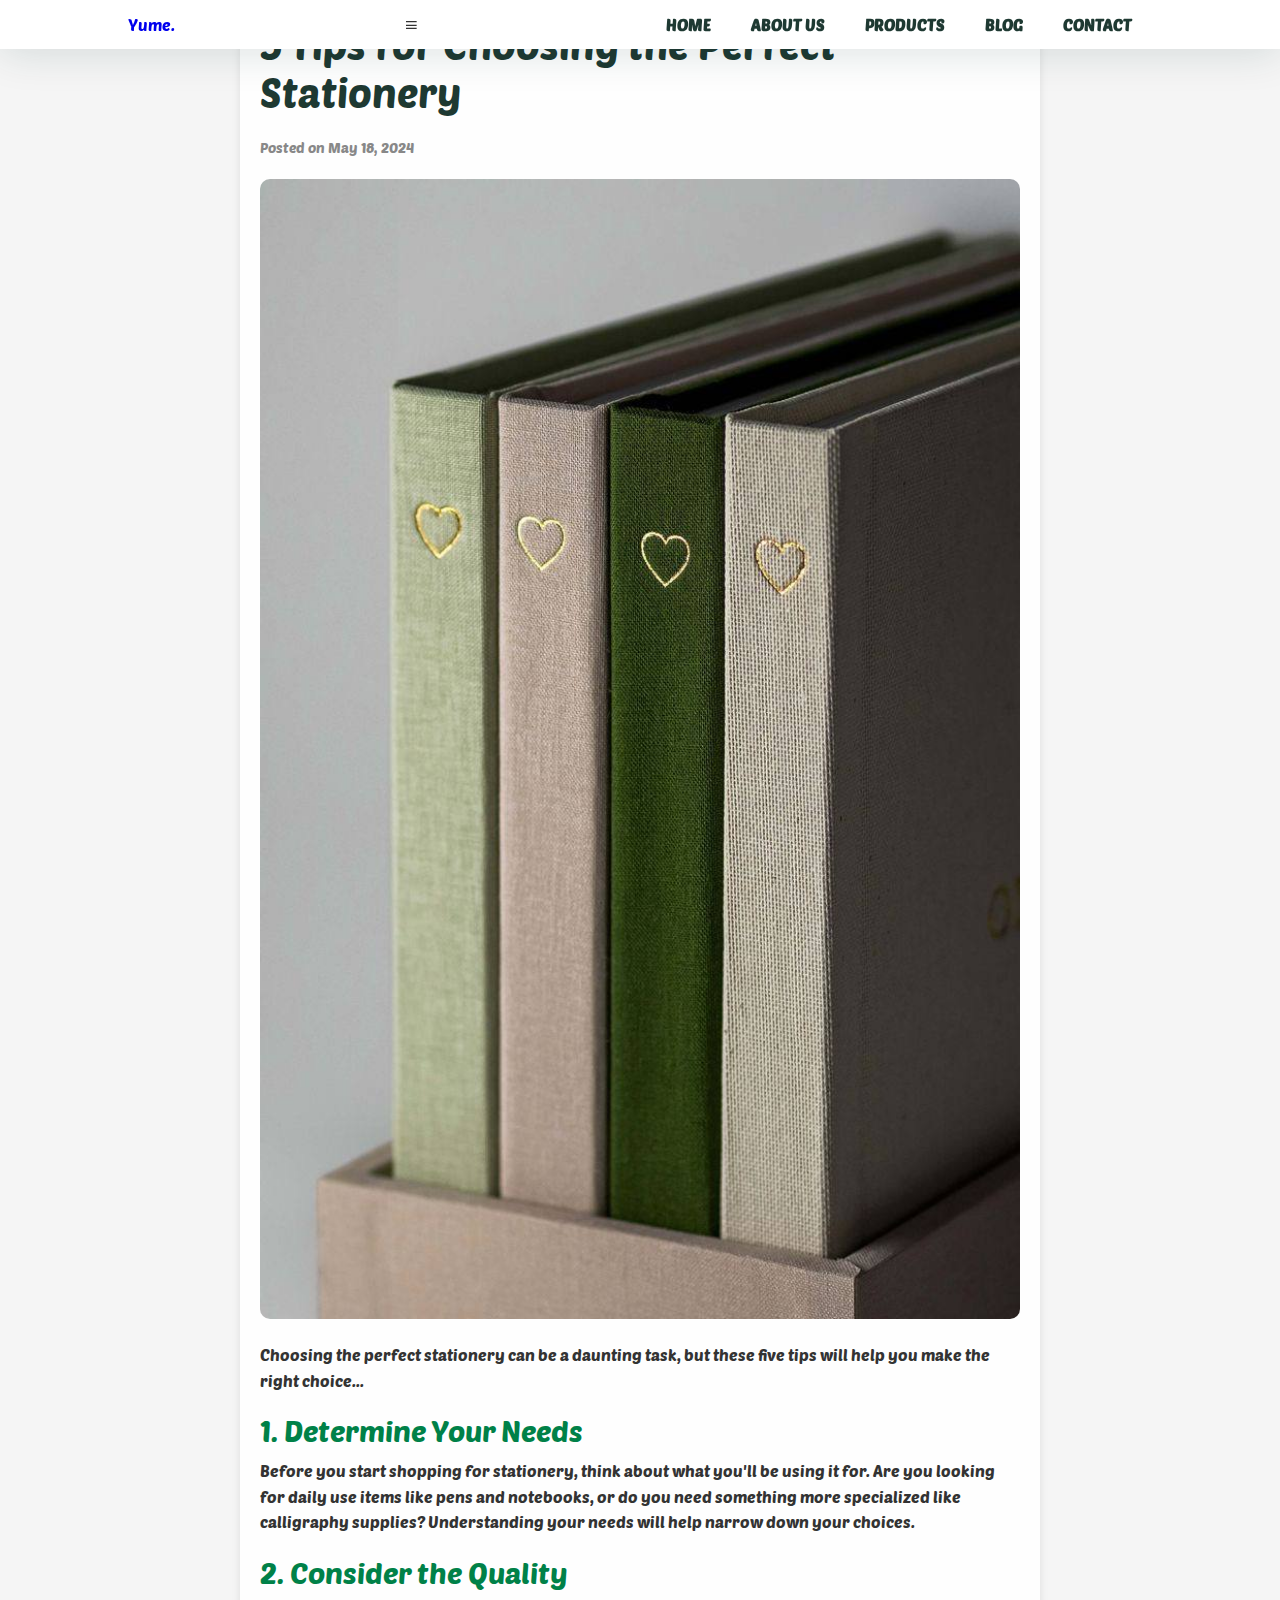
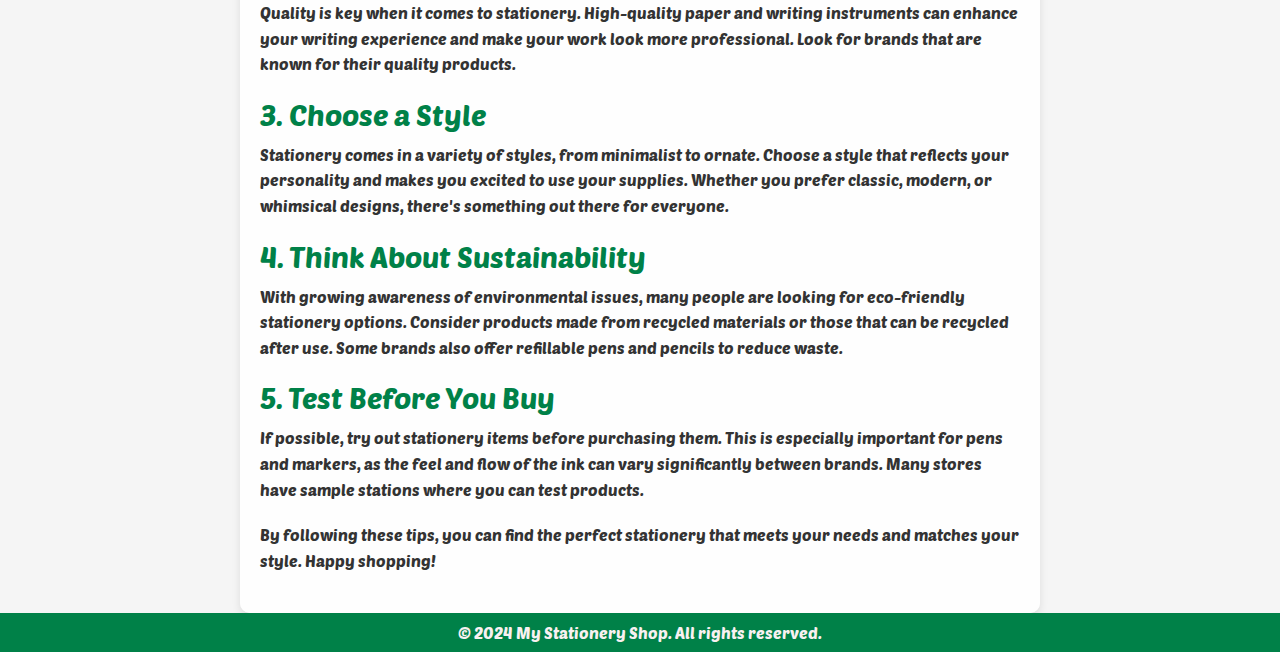
<file: blog-post1.html>
<!DOCTYPE html>
<html lang="en">
<head>
    <meta charset="UTF-8">
    <meta http-equiv="X-UA-Compatible" content="IE=edge">
    <meta name="viewport" content="width=device-width, initial-scale=1.0">
    <title>5 Tips for Choosing the Perfect Stationery</title>
    <!-- Link to CSS -->
    <link rel="stylesheet" href="style.css">
    <!-- Box Icons -->
    <link rel="stylesheet" href="https://cdn.jsdelivr.net/npm/boxicons@latest/css/boxicons.min.css">
</head>
<body>
    <!-- Navbar -->
    <header>
        <a href="#" class="logo">Yume<span>.</span></a>
        <div class="bx bx-menu" id="menu-icon"></div>
        <ul class="navbar" id="navbar">
            <li><a href="#home">Home</a></li>
            <li><a href="#about">About Us</a></li>
            <li><a href="#product">Products</a></li>
            <li><a href="#blog">Blog</a></li>
            <li><a href="#contact">Contact</a></li>
        </ul>
    </header>

    <!-- Blog Post Content -->
    <section class="blog-post-content">
        <h1>5 Tips for Choosing the Perfect Stationery</h1>
        <p class="blog-date">Posted on May 18, 2024</p>
        <img src="blog1.jpg" alt="Choosing the Perfect Stationery" class="blog-image">
        <p>Choosing the perfect stationery can be a daunting task, but these five tips will help you make the right choice...</p>
        <!-- Full content of the blog post goes here -->
        <h2>1. Determine Your Needs</h2>
        <p>Before you start shopping for stationery, think about what you'll be using it for. Are you looking for daily use items like pens and notebooks, or do you need something more specialized like calligraphy supplies? Understanding your needs will help narrow down your choices.</p>

        <h2>2. Consider the Quality</h2>
        <p>Quality is key when it comes to stationery. High-quality paper and writing instruments can enhance your writing experience and make your work look more professional. Look for brands that are known for their quality products.</p>

        <h2>3. Choose a Style</h2>
        <p>Stationery comes in a variety of styles, from minimalist to ornate. Choose a style that reflects your personality and makes you excited to use your supplies. Whether you prefer classic, modern, or whimsical designs, there's something out there for everyone.</p>

        <h2>4. Think About Sustainability</h2>
        <p>With growing awareness of environmental issues, many people are looking for eco-friendly stationery options. Consider products made from recycled materials or those that can be recycled after use. Some brands also offer refillable pens and pencils to reduce waste.</p>

        <h2>5. Test Before You Buy</h2>
        <p>If possible, try out stationery items before purchasing them. This is especially important for pens and markers, as the feel and flow of the ink can vary significantly between brands. Many stores have sample stations where you can test products.</p>

        <p>By following these tips, you can find the perfect stationery that meets your needs and matches your style. Happy shopping!</p>
    </section>

    <!-- Footer -->
    <footer>
        <p>&copy; 2024 My Stationery Shop. All rights reserved.</p>
    </footer>

    <!-- Link to custom JS -->
    <script src="main.js"></script>
</body>
</html>
</file>
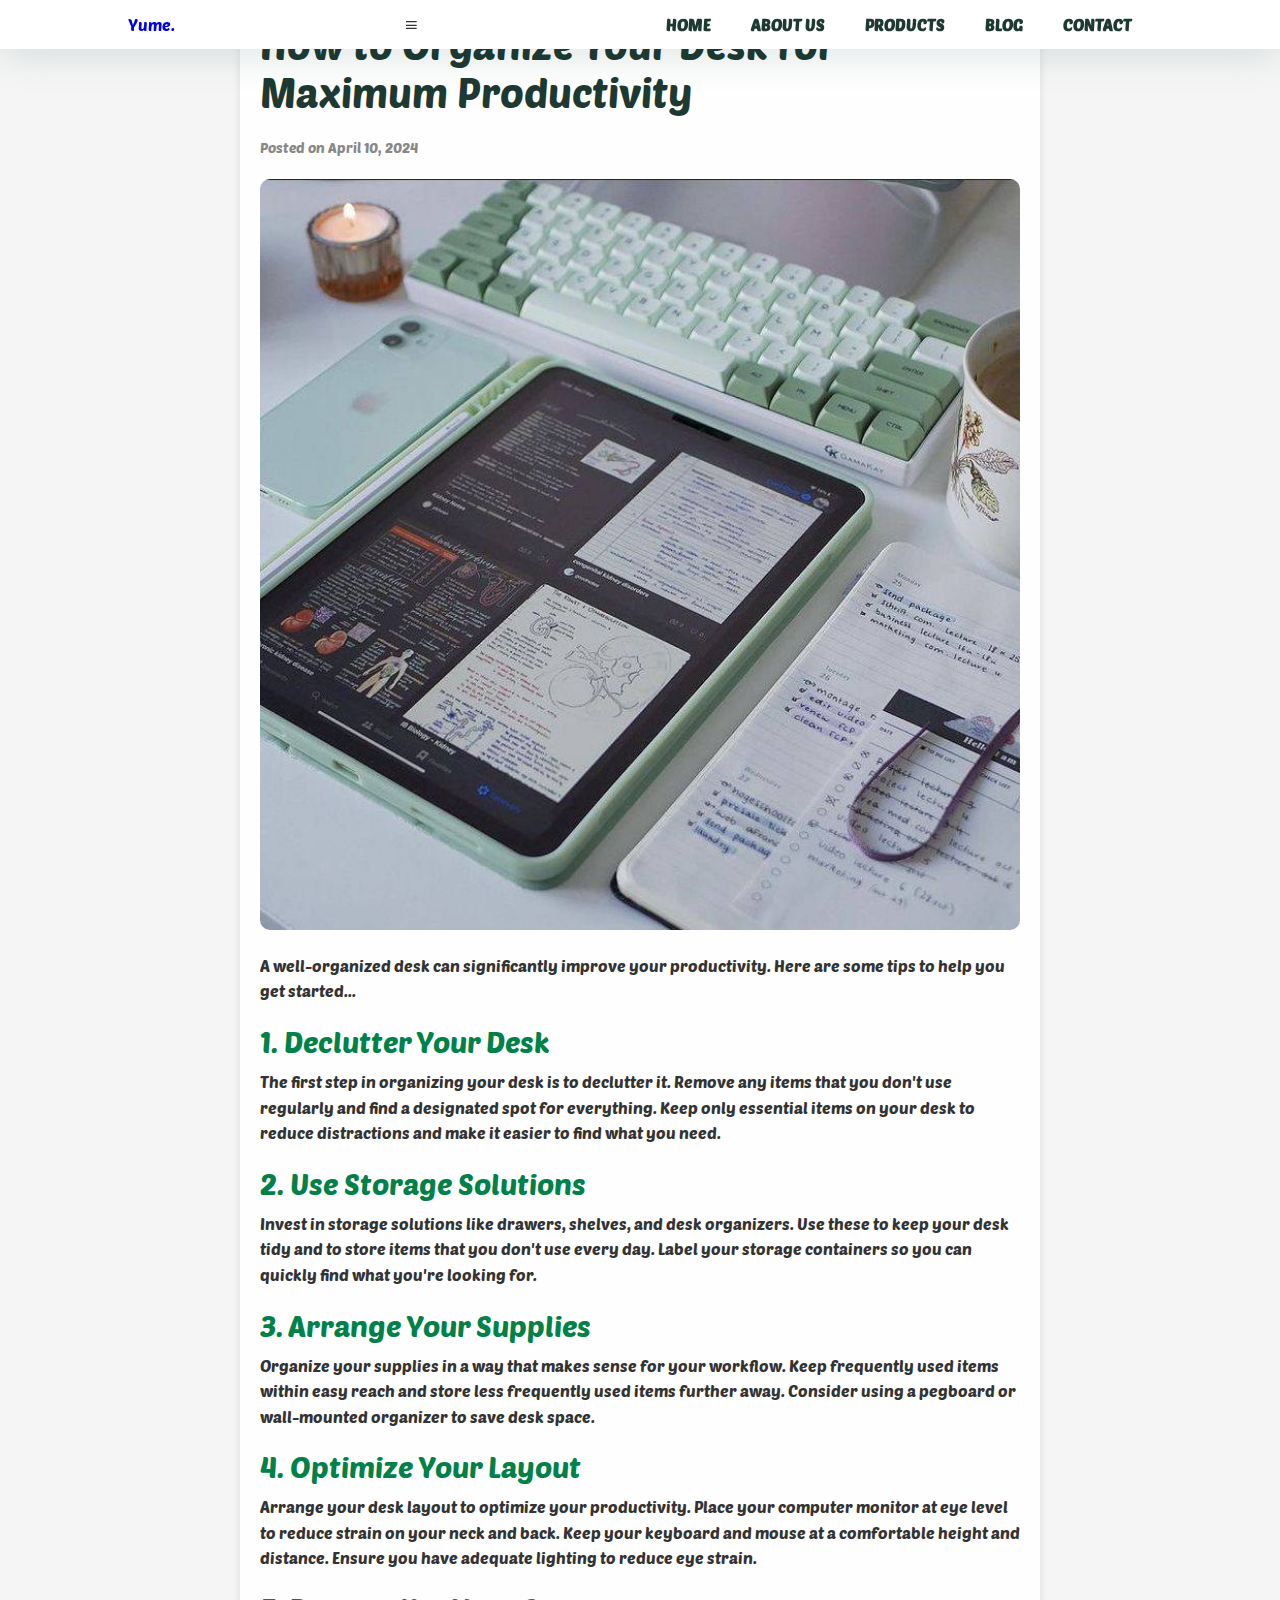
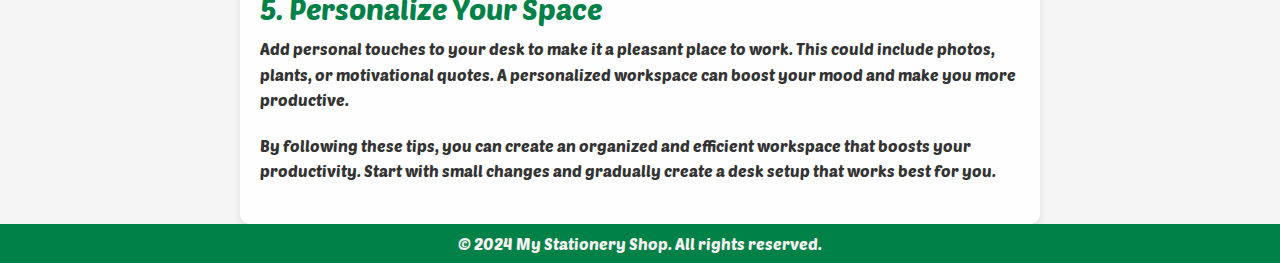
<file: blog-post2.html>
<!DOCTYPE html>
<html lang="en">
<head>
    <meta charset="UTF-8">
    <meta http-equiv="X-UA-Compatible" content="IE=edge">
    <meta name="viewport" content="width=device-width, initial-scale=1.0">
    <title>How to Organize Your Desk for Maximum Productivity</title>
    <!-- Link to CSS -->
    <link rel="stylesheet" href="style.css">
    <!-- Box Icons -->
    <link rel="stylesheet" href="https://cdn.jsdelivr.net/npm/boxicons@latest/css/boxicons.min.css">
</head>
<body>
    <!-- Navbar -->
    <header>
        <a href="#" class="logo">Yume<span>.</span></a>
        <div class="bx bx-menu" id="menu-icon"></div>
        <ul class="navbar" id="navbar">
            <li><a href="#home">Home</a></li>
            <li><a href="#about">About Us</a></li>
            <li><a href="#product">Products</a></li>
            <li><a href="#blog">Blog</a></li>
            <li><a href="#contact">Contact</a></li>
        </ul>
    </header>

    <!-- Blog Post Content -->
    <section class="blog-post-content">
        <h1>How to Organize Your Desk for Maximum Productivity</h1>
        <p class="blog-date">Posted on April 10, 2024</p>
        <img src="blog3.jpg" alt="Organize Your Desk" class="blog-image">
        <p>A well-organized desk can significantly improve your productivity. Here are some tips to help you get started...</p>
        <!-- Full content of the blog post goes here -->
        <h2>1. Declutter Your Desk</h2>
        <p>The first step in organizing your desk is to declutter it. Remove any items that you don't use regularly and find a designated spot for everything. Keep only essential items on your desk to reduce distractions and make it easier to find what you need.</p>

        <h2>2. Use Storage Solutions</h2>
        <p>Invest in storage solutions like drawers, shelves, and desk organizers. Use these to keep your desk tidy and to store items that you don't use every day. Label your storage containers so you can quickly find what you're looking for.</p>

        <h2>3. Arrange Your Supplies</h2>
        <p>Organize your supplies in a way that makes sense for your workflow. Keep frequently used items within easy reach and store less frequently used items further away. Consider using a pegboard or wall-mounted organizer to save desk space.</p>

        <h2>4. Optimize Your Layout</h2>
        <p>Arrange your desk layout to optimize your productivity. Place your computer monitor at eye level to reduce strain on your neck and back. Keep your keyboard and mouse at a comfortable height and distance. Ensure you have adequate lighting to reduce eye strain.</p>

        <h2>5. Personalize Your Space</h2>
        <p>Add personal touches to your desk to make it a pleasant place to work. This could include photos, plants, or motivational quotes. A personalized workspace can boost your mood and make you more productive.</p>

        <p>By following these tips, you can create an organized and efficient workspace that boosts your productivity. Start with small changes and gradually create a desk setup that works best for you.</p>
    </section>

    <!-- Footer -->
    <footer>
        <p>&copy; 2024 My Stationery Shop. All rights reserved.</p>
    </footer>

    <!-- Link to custom JS -->
    <script src="main.js"></script>
</body>
</html>
</file>
<file: style.css>
/*Google Font*/
@import url('https://fonts.googleapis.com/css2?family=Poetsen+One&display=swap');
*{
    margin: 0;
    padding: 0;
    box-sizing: border-box;
    text-decoration: none;
    list-style: none;
    scroll-behavior: smooth;
    font-family: "Poetsen One", sans-serif;
    font-weight: 400;
    font-style: normal; 
}

:root{
    --main-color:#008148;
    --second-color:#1e3932;
}

section {
    padding: 50px 10%;
}
img {
    width:80%;
}
header{
    position: fixed;
    width: 100%;
    top: 0;
    right: 0;
    z-index: 1000;
    display: flex;
    align-items: center;
    justify-content: space-between;
    background: #fff;
    box-shadow: 0 4px 41px rgb(14 55 54 / 14%);
    padding: 15px 10%;
    transition: 0.2s;
}
header.logo {
    font-size: 3rem;
    color:#1e3932;
    font-weight: bolder;
}
header.logo span {
    color: var(--second-color);
}
.navbar {
    position: relative;
    display: flex;
}
.navbar a{
    font-size: 1rem;
    padding: 11px 20px;
    color: var(--second-color);
    font-weight: 600;
    text-transform: uppercase;
}
.navbar a:hover {
    color: var(--main-color)
}
.menu-icon{
    font-size: 24px;
    cursor: pointer;
    z-index: 1001;
    display: none;
}
 
/* home section */
.home {
    width: 100%;
    min-height: 100vh;
    display: flex;
    flex-wrap: wrap;
    align-items: center;
    justify-content: flex;
    background: url('background3.jpg');
    background-size: cover;
    text-align: center;
    color:#fff;
}
.home-text {
    max-width: 600px;
}

.home-text span {
    font-size: 1.5rem;
    color: var(--main-color);
}

.home-text h1 {
    font-size: 3rem;
    color: var(--second-color);
}

.home-text h3 {
    font-size: 1.2rem;
    color: var(--second-color);
}

/* About Section Styles */
body {
    font-family: 'Arial', sans-serif;
    margin: 0;
    padding: 0;
    box-sizing: border-box;
    background: #f5f5f5;
    color: #333;
}

.container {
    display: flex;
    flex-direction: column;
    align-items: center;
    margin: 0 auto;
    max-width: 1200px;
    padding: 20px;
}

.image-container {
    width: 100%;
    max-height: 400px;
    overflow: hidden;
    margin-bottom: 20px;
}

.image-container video {
    width: 100%;
    height: auto;
    display: block;
    object-fit: cover;
}

#toggleMuteBtn {
    position: absolute;
    top: 10px;
    right: 10px;
    background-color: rgba(0, 0, 0, 0.7);
    color: white;
    border: none;
    padding: 10px 20px;
    cursor: pointer;
    font-size: 16px;
    z-index: 10;
}

.content-container {
    background: #fff;
    padding: 40px;
    border-radius: 10px;
    box-shadow: 0 4px 8px rgba(0, 0, 0, 0.1);
    text-align: center;
}

.main-heading {
    font-size: 3rem;
    margin-bottom: 20px;
    position: relative;
    color: #555;
    text-transform: uppercase;
}

.main-heading::after {
    content: '';
    width: 60px;
    height: 3px;
    background: #333;
    display: block;
    margin: 10px auto 0;
}

.about-content {
    display: grid;
    grid-template-columns: 1fr;
    gap: 20px;
    margin-top: 20px;
    text-align: left;
}

.about-text h2 {
    font-size: 2rem;
    color: #444;
    margin-bottom: 10px;
}

.about-text p {
    font-size: 1rem;
    line-height: 1.6;
    color: #666;
}

.signature {
    margin-top: 40px;
    font-style: italic;
    color: #777;
}

/* about us section end*/

/* product section start */
.product .heading { /*Our product*/
    text-align: center;
    font-size: 3rem;
    color: #1e3932;
    padding: 1rem;
    margin: 2rem 0;
    background: rgba(1, 32, 7, 0.05);
}

.table-container {
    overflow-x: auto;
    margin-bottom: 20px;
}

table {
    width: 100%;
    border-collapse: collapse;
    margin: 20px 0;
    font-size: 18px;
    text-align: left;
}

table thead tr {
    background-color: #009879;
    color: #ffffff;
    text-align: left;
    font-weight: bold;
}

table th, table td {
    padding: 12px 15px;
    border: 1px solid #dddddd;
}

table tbody tr {
    border-bottom: 1px solid #dddddd;
}

table tbody tr:nth-of-type(even) {
    background-color: #f3f3f3;
}

table tbody tr:last-of-type {
    border-bottom: 2px solid #009879;
}

.new-arrivals-heading {
    text-align: center;
    font-family: serif;
    font-size: 50px;
    font-weight: 600;
    color: #ff0000;
}

.product-content {
    display: grid;
    grid-template-columns: repeat(3, 1fr); /* Ensure 3 columns in one row */
    gap: 2.5rem;
    margin-top: 4.5rem;
    text-align: center;
}

.product-item {
    position: relative;
    cursor: pointer;
    display: flex;
    flex-direction: column;
    align-items: center;
    padding: 15px;
    border: 1px solid #ddd;
    border-radius: 10px;
    background-color: #fff;
    box-shadow: 0 4px 8px rgba(0, 0, 0, 0.1);
    transition: transform 0.5s;
}

.product-item:hover {
    transform: scale(1.05);
}

.product-item img {
    width: 100%;
    max-width: 300px; /* Ensure images are not too large */
    height: auto;
    margin-bottom: 15px;
}

.product-item h4 {
    font-size: 1.2rem;
    margin-bottom: 5px;
    text-transform: uppercase;
    font-weight: 400;
}

.product-item h5 {
    font-size: 1rem;
    font-weight: 600;
    margin-bottom: 10px;
}

.product-item .top {
    position: absolute;
    top: 10px;
    left: 0;
    height: 30px;
    width: 60px;
    color: #fff;
    background: #ff0000;
    font-size: 14px;
    font-weight: 500;
    text-transform: uppercase;
    display: inline-flex;
    align-items: center;
    justify-content: center;
}

.product-item .bbtn {
    margin-top: 10px;
    padding: 10px 20px;
    background: #702c2c;
    color: #fff;
    transition: background-color 0.3s, transform 0.3s;
    text-align: center;
    text-transform: uppercase;
    font-weight: 600;
}

.product-item .bbtn a {
    color: #fff;
    text-decoration: none;
}

.product-item .bbtn:hover {
    background-color: #ff0000;
    transform: scale(1.05);
}

/*blog section*/
.blog-section {
    background: url('background2.jpg') no-repeat center center;
    background-size: cover;
    padding: 50px 10%;
}
.blog-section.heading {
    font-size: 3rem;
    margin-bottom: 20px;
    color: var(--second-color);
}
.blog-container {
    display: flex;
    flex-wrap: wrap;
    justify-content: space-around;
}
.blog-post {
    background-color: #fff;
    box-shadow: 0 4px 8px rgba(0, 0, 0, 0.1);
    border-radius: 10px;
    overflow: hidden;
    width: 30%;
    margin: 20px 0;
    transition: transform 0.2s;
}
.blog-post:hover {
    transform: scale(1.05);
}

.blog-post img {
    width: 100%;
    height: 200px;
    object-fit: cover;
}

.blog-date {
    font-size: 0.9rem;
    color:#888;
    margin-bottom: 20px;
}
.blog-post h2 {
    font-size: 1.5rem;
    margin: 15px;
    color: var(--second-color);
}

.blog-post p {
    font-size: 1rem;
    margin: 0 15px 15px;
    color: #666;
}
.read-more {
    display: inline-block;
    margin: 0 15px 15px;
    padding: 10px 20px;
    background-color: var(--main-color);
    color: #fff;
    border-radius: 5px;
    transition: background-color 0.2s;
}
.read-more:hover {
    background-color: var(--second-color);
}

/*Blog Post content*/
.blog-post-content {
    max-width: 800px;
    margin: 0 auto;
    padding: 20px;
    background-color: rgba(255, 255, 255, 0.9); /* Semi-transparent background */
    border-radius: 10px;
    box-shadow: 0 4px 8px rgba(0, 0, 0, 0.1);
}

.blog-post-content h1 {
    font-size: 2.5rem;
    color: var(--second-color);
    margin-bottom: 20px;
}

.blog-post-content .blog-date {
    font-size: 0.9rem;
    color: #888;
    margin-bottom: 20px;
}

.blog-post-content img.blog-image {
    width: 100%;
    height: auto;
    border-radius: 10px;
    margin-bottom: 20px;
}

.blog-post-content h2 {
    font-size: 1.8rem;
    color: var(--main-color);
    margin-bottom: 10px;
}

.blog-post-content p {
    font-size: 1rem;
    color: #333;
    margin-bottom: 20px;
    line-height: 1.6;
}
footer { /*2024 My STationery Shop. All right reserved*/
    background-color: var(--main-color);
    color: rgb(248, 241, 241);
    text-align: center;
    padding: 10px 0;
    position: relative;
    width: 100%;
    bottom: 0;
}

/*responsive design*/
@media (max-width: 768px) {
    .navbar {
        display: none;
        flex-direction: column;
        background: #fff;
        position: absolute;
        top: 60px;
        right: 0;
        width: 100%;
        box-shadow: 0 4px 41px rgb(14 55 54 / 14%);
    }
    .navbar.active {
        display: flex;
    }
    .navbar a {
        padding: 15px 0;
        border-bottom: 1px solid #ddd;
    }
    .menu-icon {
        display: block;
    }
}

.menu-icon.active + .navbar {
    display: flex;
}
/*about us section */
.image-section {
    width: 100%;
    float: none;
}
.content {
    width: 100% ;
    float: none;
    margin-left: 0px;
}
#contact {
    background-color: #f9f9f9;
    padding: 50px;
    border-radius: 10px;
    box-shadow: 0 0 10px rgba(0, 0, 0, 0.1);
}
.content h3{
    font-size: 30px;
}
.content h5{
    font-style: 18px;

}

/*contact style */
#contactForm {
    display: flex;
    flex-direction: column;
}

#contactForm label {
    margin: 10px 0 5px;
}

#contactForm input,
#contactForm textarea {
    padding: 10px;
    margin-bottom: 10px;
    border: 1px solid #ccc;
    border-radius: 5px;
}

#contactForm button {
    padding: 10px;
    background-color: var(--main-color);
    color: white;
    border: none;
    border-radius: 5px;
    cursor: pointer;
}

#contactForm button:hover {
    background-color: var(--second-color);
}
</file>
